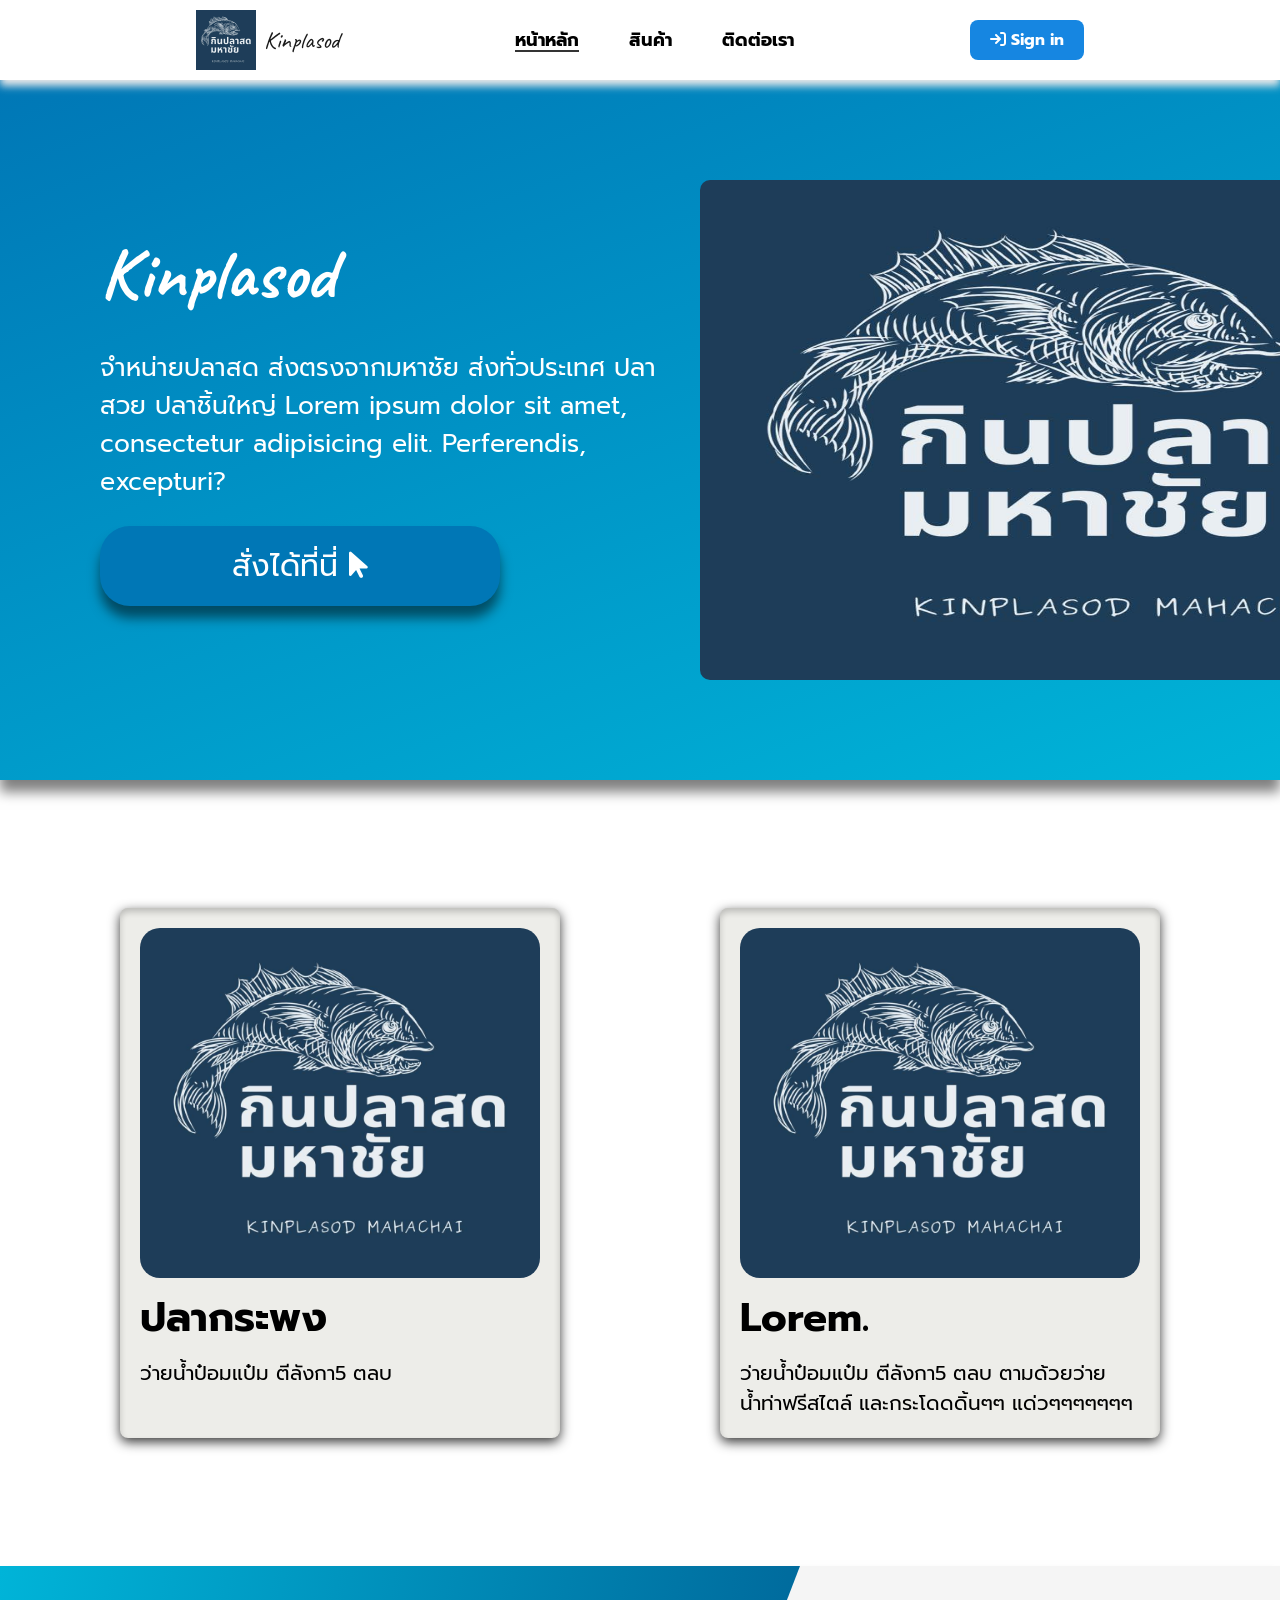
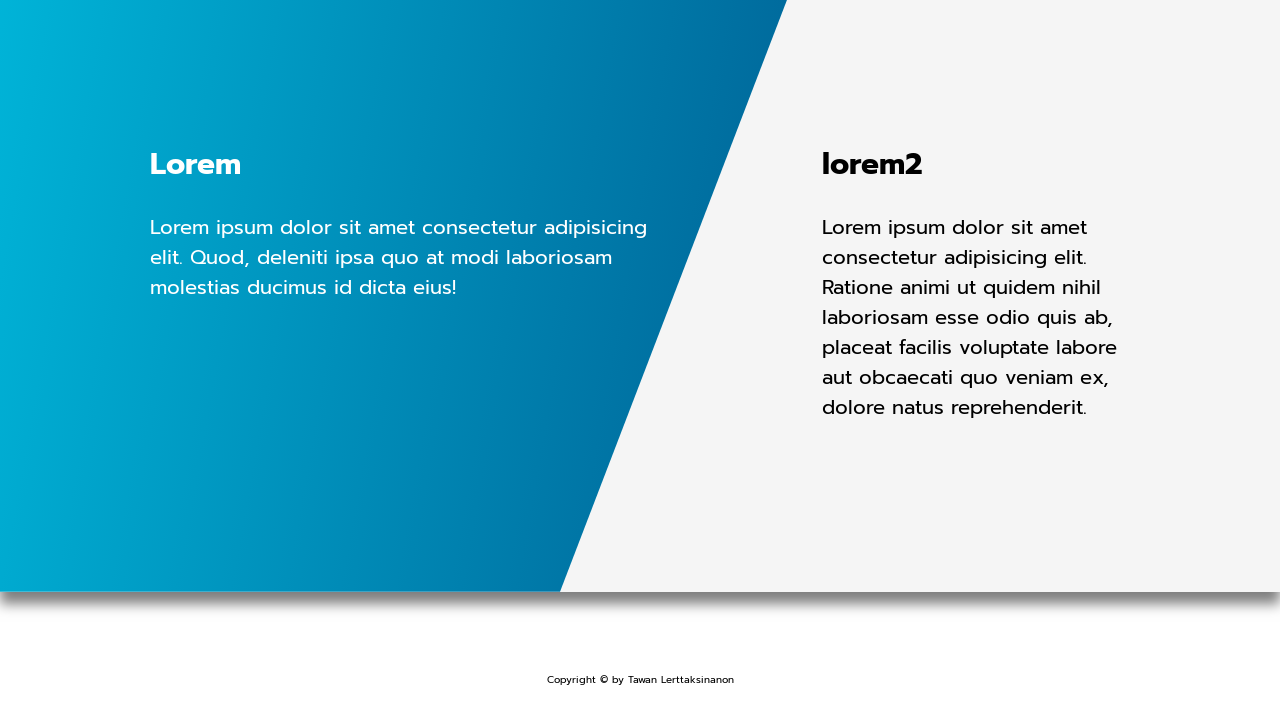
<file: index.html>
<!DOCTYPE html>
<html lang="en">
<head>
  <meta charset="UTF-8">
  <meta name="viewport" content="width=device-width, initial-scale=1.0, minimum-scale=1.0">
  <title>Kinplasod</title>
  <link rel="stylesheet" href="css/index.css">
  <link rel="stylesheet" href="css/tamplate.css">
  <link href="https://fonts.googleapis.com/css2?family=Prompt:wght@400;700&display=swap" rel="stylesheet">
  <link rel="stylesheet" href="https://cdnjs.cloudflare.com/ajax/libs/font-awesome/6.5.0/css/all.min.css">
  <link href="https://fonts.googleapis.com/css2?family=Caveat:wght@700&family=Prompt:ital,wght@0,100;0,200;0,300;0,400;0,500;0,600;0,700;0,800;0,900;1,100;1,200;1,300;1,400;1,500;1,600;1,700;1,800;1,900&display=swap" rel="stylesheet">
</head>
<body>

<header class="main-header">
  <a href="index.html" class="icon">
    <img src="image/kinplasod.jpg" alt="logoweb" width="60" height="60">
    <span id="brand">Kinplasod</span>
  </a>

  <nav class="menu">
    <a href="index.html" class="active"> หน้าหลัก</a>
    <a href="product.html"></span> สินค้า</a>
    <a href="contact.html"></span> ติดต่อเรา</a>
    <a href="login.html" class="mobile-login"><i class="fa-solid fa-arrow-right-to-bracket"></i> เข้าสู่ระบบ</a> 
</nav>

<div class="sign">
    <button id="open-login"><i class="fa-solid fa-arrow-right-to-bracket"></i> Sign in</button>
</div>

  <div class="menu-toggle">
    <i class="fa-solid fa-bars"></i>
  </div>
</header>
<main>
  <div class="container">
    <div class="container-box">
      
      <h1>Kinplasod</h1>
      <p>จำหน่ายปลาสด ส่งตรงจากมหาชัย ส่งทั่วประเทศ ปลาสวย ปลาชิ้นใหญ่ Lorem ipsum dolor 
        sit amet, consectetur adipisicing elit. Perferendis, excepturi? </p>
      
      <button id="container-box-order">สั่งได้ที่นี่ <i class="fa-solid fa-arrow-pointer"></i></button>
    </div>
    <img src="image/kinplasod.jpg">
  </div>
  <div class="content">
    <div class="content-box">
      <img src="image/kinplasod.jpg">
      <h2>ปลากระพง</h2>
      <p>
        ว่ายน้ำป๋อมแป๋ม ตีลังกา5 ตลบ
      </p>
    </div>
    <div class="content-box">
      <img src="image/kinplasod.jpg">
      <h2>Lorem.</h2>
      <p>
        ว่ายน้ำป๋อมแป๋ม ตีลังกา5 ตลบ ตามด้วยว่ายน้ำท่าฟรีสไตล์
        และกระโดดดิ้นๆๆ แด่วๆๆๆๆๆๆๆ  
      </p>
    </div>
  </div>
  <div class="content1">
    <div class="content-box1">
      <h2>Lorem</h2>
      <p>
        Lorem ipsum dolor sit amet consectetur adipisicing elit. Quod, 
        deleniti ipsa quo at modi laboriosam molestias ducimus id dicta 
        eius!
      </p>
    </div>
    <div class="content-box2">
      <h2>lorem2</h2>
      <p>
        Lorem ipsum dolor sit amet consectetur adipisicing elit. 
        Ratione animi ut quidem nihil laboriosam esse odio quis ab, 
        placeat facilis voluptate labore aut obcaecati quo veniam ex, 
        dolore natus reprehenderit.
      </p>
    </div>
  </div>
  <div class="clear"></div>
</main>

<footer class="footer">
  <p class="text-center">Copyright &copy; by Tawan Lerttaksinanon</p>
</footer>

<script src="js/script.js"></script>
<script src="js/index.js"></script>
</body>
</html>
</file>
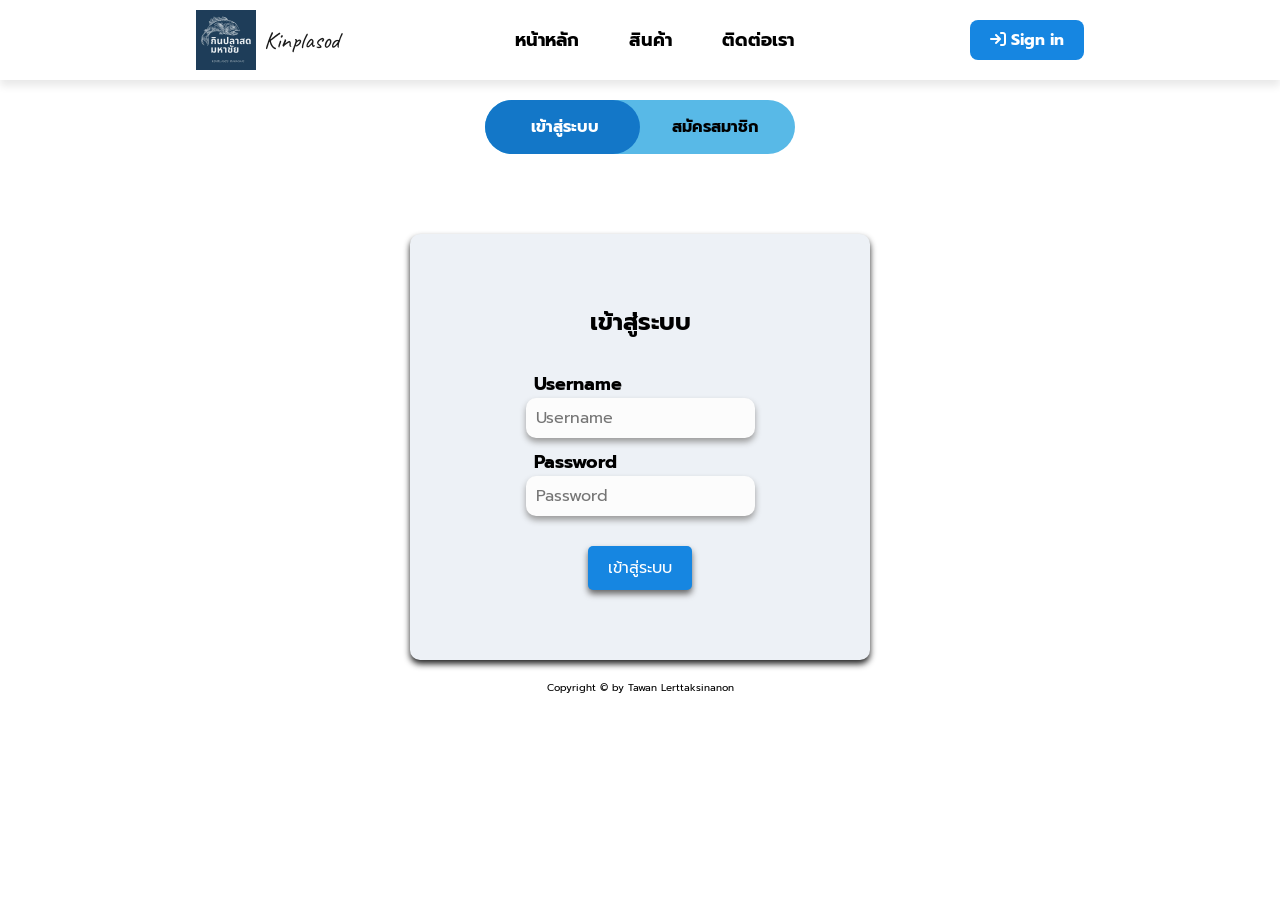
<file: login.html>
<!DOCTYPE html>
<html lang="en">
<head>
  <meta charset="UTF-8">
  <meta name="viewport" content="width=device-width, initial-scale=1.0, minimum-scale=1.0">
  <title>Kinplasod</title>
  <link rel="stylesheet" href="css/tamplate.css">
  <link rel="stylesheet" href="css/login.css">
  <link href="https://fonts.googleapis.com/css2?family=Prompt:wght@400;700&display=swap" rel="stylesheet">
  <link rel="stylesheet" href="https://cdnjs.cloudflare.com/ajax/libs/font-awesome/6.5.0/css/all.min.css">
  <link href="https://fonts.googleapis.com/css2?family=Caveat:wght@700&family=Prompt:ital,wght@0,100;0,200;0,300;0,400;0,500;0,600;0,700;0,800;0,900;1,100;1,200;1,300;1,400;1,500;1,600;1,700;1,800;1,900&display=swap" rel="stylesheet">
</head>
<body>

<header class="main-header">
  <a href="index.html" class="icon">
    <img src="image/kinplasod.jpg" alt="logoweb" width="60" height="60">
    <span id="brand">Kinplasod</span>
  </a>

  <nav class="menu">
    <a href="index.html"> หน้าหลัก</a>
    <a href="product.html"></span> สินค้า</a>
    <a href="contact.html"></span> ติดต่อเรา</a>
    <a href="login.html" class="mobile-login"><span class="material-icons">login</span> เข้าสู่ระบบ</a> 
</nav>

<div class="sign">
    <button id="open-login"><i class="fa-solid fa-arrow-right-to-bracket"></i> Sign in</button>
</div>

  <div class="menu-toggle">
    <span class="material-icons">menu</span>
  </div>
</header>
<main>

  <!-- toggle -->
  <div class="form-toggle-container">
    <div class="form-toggle-tab">
      <div class="toggle-indicator" id="toggleIndicator"></div>
      <button id="showLogin" class="toggle-btn active">เข้าสู่ระบบ</button>
      <button id="showRegister" class="toggle-btn">สมัครสมาชิก</button>
    </div>
  </div>
   <!-- toggle -->

   <!-- login -->
  <div class="form-card login-form active">
    <h2>เข้าสู่ระบบ</h2>
    <div class="formgroup">
      <label for="username">Username</label><br>
      <input type="text" name="username" placeholder="Username" required class="inputreg">
    </div>
    <div class="formgroup">
      <label for="password">Password</label><br>
      <input type="password" name="password" placeholder="Password" required class="inputreg">
    </div>
    <button type="submit" class="submitlogin">เข้าสู่ระบบ</button>
  </div>

  <!-- login -->

  <!-- register -->
  <div class="form-card register-form" >
    <h2>สมัครสมาชิก</h2>
    <div class="formgroup">
      <label for="name">Name</label><br>
      <input type="text" name="name" placeholder="name" required class="inputreg">
    </div>
    <div class="formgroup">
      <label for="username">Username</label><br>
      <input type="text" name="username" placeholder="Username" required class="inputreg">
    </div>
    <div class="formgroup">
      <label for="password">Password</label><br>
      <input type="password" name="password" placeholder="Password" required class="inputreg">
    </div>
    <div class="formgroup">
      <label for="email">E-mail</label><br>
      <input type="email" name="email" placeholder="E-mail" required class="inputreg"><br>
    </div>
    <div class="formgroup">
      <label for="phone">Phone</label><br>
      <input type="phone" name="phone" placeholder="Phone" required class="inputreg"><br>
    </div>
    <button type="submit" class="submitreg">สมัครสมาชิก</button>
  </div>
   <!-- register -->
</main>

<footer class="footer">
  <p class="text-center">Copyright &copy; by Tawan Lerttaksinanon</p>
</footer>

<script src="js/script.js"></script>
<script src="js/login.js"></script>
</body>
</html>
</file>
<file: css/index.css>
/*การย่อจอจบตรงนี้ */
.container{
  padding: 100px;
  background: linear-gradient(160deg, #0077b6, #00b4d8);
  box-shadow: 0 12px 12px rgba(0, 0, 0, 0.5);
  display: flex;
  justify-content: space-evenly;
}
.container-box{
  display: flex;
  flex-direction: column;

}
.container-box h1{
  color: white;
  font-weight: 800;
  font-size: 72px;
  margin-bottom: 5px;
  font-family: caveat;
}
.container-box p{
  color: white;
  font-size: 25px;
  width: 600px;
}
#container-box-order{
  font-family: prompt;
  font-size: 30px;
  width: 400px;
  height: 80px;
  color: white;
  border-radius: 30px;
  background-color: #0077b6;
  border: none;
  box-shadow: 0 12px 12px rgba(0, 0, 0, 0.5);
  cursor: pointer;
}
#container-box-order:hover{
  background-color: #005989;
}
.container img{
  display: flex;
  align-self: flex-start;
  height: 500px;
  width: 800px;
  border-radius: 10px;
  flex-shrink: 0;
}
.content{
  display: flex;
  justify-content: center;
  align-items: stretch;
  gap: 10rem;
  padding: 8rem;
  flex-direction: row;
  
}
.content-box{
  background-color: #edede9;
  border-radius: 8px;
  padding: 20px;
  height: auto;
  box-shadow: 0 12px 12px rgba(0, 0, 0, 0.5);
  box-shadow: inset 0 4px 6px rgba(0, 0, 0, 0.2),0 4px 12px #383838;
  width: 400px;
}
.content-box img{
  height: 350px;
  width: 400px;
  flex-shrink: 0;
  margin-bottom: 1px;
  border-radius: 20px;
}
.content-box h2{
  margin-top: 1px;
  margin-bottom: 10px;
  font-size: 40px;
}
.content-box p{
  margin-bottom: auto;
  margin-top: 10px;
  font-size: 20px;
}
.content1{
  display: flex;
  flex-direction: row;
  background-color: whitesmoke;
  box-shadow: 0 12px 12px rgba(0, 0, 0, 0.5);
}
.content-box1{
  background: linear-gradient(280deg, #006195, #00b4d8);
  width: 40%;
  padding: 150px;
  
  clip-path: polygon(0 0, 100% 0, 70% 100%, 0 100%);
}
.content-box1 h2{
  font-size: 30px;
  color: white;

}
.content-box1 p{
  color: white;
  font-size: 20px;
  width: 500px;
}
.content-box2{
  background-color: whitesmoke;
  width: 60%;
  padding: 150px;
  margin-left: -8rem;
}
.content-box2 h2{
  font-size: 30px;
  color: rgb(0, 0, 0);
}
.content-box2 p{
  color: rgb(0, 0, 0);
  font-size: 20px;
}
@media screen and (max-width: 768px) {
  .content{
    flex-direction: column;
    align-items: center;
    width: auto;
  }
  .container img{
    display: none;
  }
  .container{
    width: auto;
  }
  .container-box h1{
    font-size: 50px;
    align-self: center;
  }
  .container-box p{
    color: white;
    font-size: 16px;
    width: auto;
    align-self: center;
  }
  #container-box-order{
    width: 200px;
    height: 80px;
    align-self: center;
  }
  .content{
    width: auto;
    gap: 20px;
  }
  .content-box{
    width: 300px;
  }
  .content-box img{
    width: 300px;
  }
  .content1{
    flex-direction: column;
    justify-content: center;
    align-items: center;
  }
  .content-box1{
    clip-path: none;
    width: 170px;
    padding: 90px;
    display: flex;
    flex-direction: column;
    align-items: center;
    justify-content: center;
  }
  .content-box1 p{
    width: 300px;
    text-align: center;
  }
  .content-box2{
    display: flex;
    width: 180px;
    margin-left: 10px;
    padding: 90px;
    flex-direction: column;
    align-items: center;
    justify-content: center;

  }
  .content-box2 p{

    width: 300px;
}
}
</file>
<file: css/tamplate.css>
html, body {
  margin: 0;
  padding: 0;
  min-width: 360px; /* ไม่ให้ย่อจอเล็กเกินไป */
  font-family: 'Prompt', sans-serif;
  /*background-color: #fff5ff;*/
  /*background: linear-gradient(to bottom,#f6f6f6, #e9fbff);*/
}

.main-header {
  display: flex;
  align-items: center;
  justify-content: space-evenly;
  background: white;
  padding: 10px 20px;
  position: sticky;
  top: 0;
  z-index: 999;
  height: 80px;
  box-sizing: border-box;
  box-shadow: 0 6px 8px #e9e9e9;
}
/* ปรับ logo ตรงนี้ */
.icon {
display: flex;
align-items: center;
gap: 8px;
text-decoration: none;
color: #1a1a1a;
}

#brand {
font-size: 24px;
font-family: 'Caveat', sans-serif;
}
.material-icons{
font-size: 16px;
vertical-align: sub;
}
/* ปรับ logo ตรงนี้ */
/* ปรับปุ่ม เมนูตรงนี้ */
.menu {
  display: flex;
  gap: 50px;
  
  font-weight: bolder;
  align-items: center;
}

.menu a.active{
  color: rgb(0, 0, 0);
  text-decoration: underline;
  text-underline-offset: 4px;
  text-decoration-color: #343434;
  pointer-events: none;
  text-decoration-thickness: 2px;
}
.menu a{
  text-decoration: none;
  color: rgb(0, 0, 0);
  font-size: 18px;
  position: relative;
}
.menu a::after {
  content: '';
  position: absolute;
  left: 0;
  bottom: 0;
  width: 100%;
  height: 2.6px;
  background-color: #4a4a4a;
  transform: scaleX(0); 
  transform-origin: center; 
  transition: transform 0.3s ease, opacity 0.3s ease;
  opacity: 0; 
}

.menu a:hover::after{
  color: #2840c7;
  transform: scaleX(1); 
  opacity: 1; 
}
/* ปรับปุ่ม เมนูตรงนี้ */
/* ปรับปุ่ม signin ตรงนี้สีต่างๆ */
#open-login{
background: #1686e1;
color: white;
padding: 8px 20px;
border: none;
border-radius: 8px;
text-decoration: none;
font-weight: bold;
cursor: pointer;
font-family: prompt;
font-size: 16px;
text-align: center;

}
#open-login:hover{
background: #1377c8;
}
/* ปรับปุ่ม signin ตรงนี้สีต่างๆ */
/* ตรงนี้ปุ่มสามขีด */
.menu-toggle {
display: none;
font-size: 30px;
cursor: pointer;
color: #1a1a1a;
}
.mobile-login {
display: none; 
}
/* ตรงนี้ปุ่มสามขีด */
.footer {
  width: 100%;
  background: white;
  color: rgb(0, 0, 0);
  padding: 10px 0;
  text-align: center;
  font-size: 10px;
  z-index: 1000;
  
}

.clear{
  margin-top: 60px;
}

/* ตรงนี้ Responsive ตอนย่อจอ*/
@media screen and (max-width: 768px) {
  .menu {
    display: none;
    flex-direction: column;
    position: absolute;
    top: 80px;
    left: 0;
    width: 100%;
    background: white;
    box-shadow: 0 4px 8px rgba(0,0,0,0.1);
  }

  .menu-link {
    padding: 15px 0;
    border-bottom: 1px solid #ccc;
    text-align: center;
  }

  .menu-toggle {
      position: absolute;
      top: 20px;
      left: 20px;
      display: block;
    }
  .icon {
      position: absolute;
      top: 50%;
      left: 50%;
      transform: translate(-50%, -50%);
      display: flex; /* ให้ยังโชว์โลโก้ */
    }
  
    .sign {
      display: none; /* ซ่อนปุ่มเข้าสู่ระบบปกติตอนย่อจอ */
  }
  
  .mobile-login {
      display: block; /* โชว์ปุ่มเข้าสู่ระบบในเมนู toggle */
  }
  /* ของ container */
.container {
  flex-direction: column; /* เรียงแนวตั้งในมือถือ */
  text-align: center;
}

.container2 {
  flex-direction: column; /* เรียงแนวตั้งในมือถือ */
  text-align: center;
}

.left-image img,
.right-image img {
  width: 80%;
  height: auto;
  margin: 0 auto; /* รูปกลางในมือถือ */
}

.des1,
.des2 {
  max-width: 90%;
  margin: 0 auto;
}

.title1, .title2 {
  font-size: 28px; /* ย่อหัวข้อเล็กลงหน่อยบนมือถือ */
}

}
/*การย่อจอจบตรงนี้ */
</file>
<file: css/login.css>
body, html {
    height: 100%;
    margin: 0;
    padding: 0;
}

main {
    display: flex;
    justify-content: center;
    align-items: center;
    flex-direction: column;
}

.form-card{
    display: none;
    align-items: center;
    flex-direction: column;
    gap: 10px;
    font-family: prompt;
    background-color: rgb(237, 241, 246);
    width: 360px;
    box-shadow: 0 4px 6px #252525;
    border-radius: 10px;
    padding: 50px;
    margin-top: 5rem;
    backdrop-filter: blur(10px);           
    -webkit-backdrop-filter: blur(10px); 

}
.form-card.active{
    display: flex;
}
.form-card label{
    margin-left: 0.5rem;
    font-family: prompt;
    font-weight: bold;
    font-size: 18px;
}
.inputreg{
    background-color: rgb(252, 252, 252);
    border-radius: 10px;
    border: gray;
    box-shadow: 0 4px 6px #9b9b9b;
    color: black;
    font-family: prompt;
    padding: 8px 10px;
    outline: none;
    font-size: 16px;
}
.submitreg{
    font-family: prompt;
    font-size: 16px;
    border: #252525;
    border-radius: 5px;
    padding: 10px 20px;
    margin: 20px;
    box-shadow: 0 4px 6px #686868;
    cursor: pointer;
    background-color: #1686e1;
    color: white;
}
.submitreg:hover{
    background-color: #1377c8;
    color: white;
}
.submitlogin{
    font-family: prompt;
    font-size: 16px;
    border: #252525;
    border-radius: 5px;
    padding: 10px 20px;
    margin: 20px;
    box-shadow: 0 4px 6px #686868;
    cursor: pointer;
    background-color: #1686e1;
    color: white;
}
.submitlogin:hover{
    background-color: #1377c8;
    color: white;
}
.formgroup label[for="note"]{
    font-family: prompt;
    font-size: 10px;
    color: rgb(0, 0, 0);
}
.form-toggle-container {
    display: flex;
    justify-content: center;
    margin-top: 20px;
  }
  
  .form-toggle-tab {
    position: relative;
    background: #58b9e7;
    border-radius: 30px;
    display: flex;
    width: 300px;
    padding: 5px;
  }
  
  .toggle-btn {
    flex: 1;
    border: none;
    background: transparent;
    font-weight: bold;
    font-size: 16px;
    font-family: prompt;
    cursor: pointer;
    z-index: 1;
    padding: 10px 0;
    border-radius: 30px;
  }
  
  .toggle-btn.active {
    color: rgb(255, 255, 255);
  }
  .toggle-indicator {
    position: absolute;
    width: 50%;
    height: 100%;
    background-color: #1377c8;
    border-radius: 30px;
    top: 0;
    left: 0;
    transition: 0.3s;
    z-index: 0;
  }
</file>
